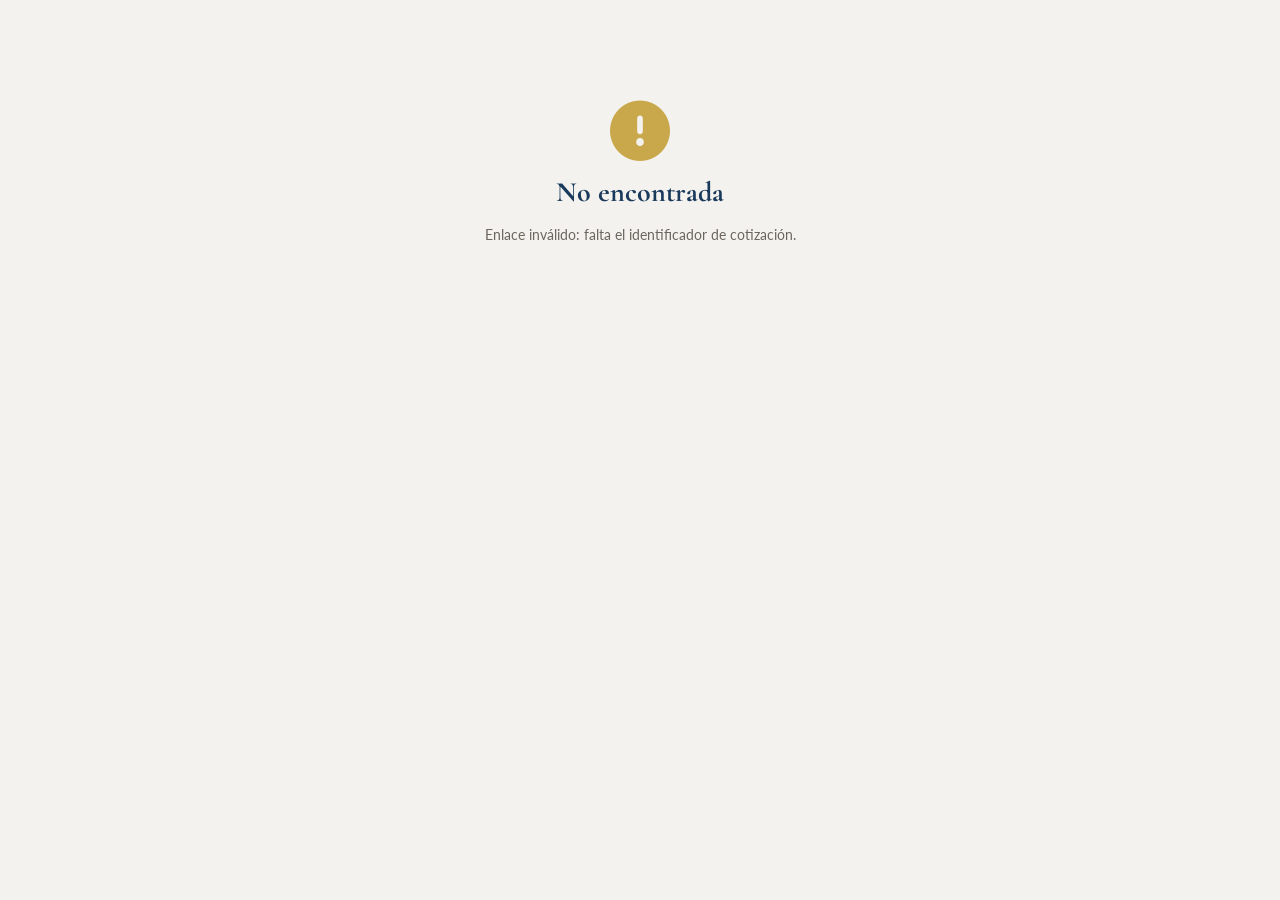
<file: aceptar.html>
<!DOCTYPE html>
<html lang="es">
<head>
  <meta charset="UTF-8">
  <meta name="viewport" content="width=device-width, initial-scale=1.0">
  <title>Confirmar Cotización — CotizaClima</title>
  <meta name="theme-color" content="#1a3a5c">
  <link rel="preconnect" href="https://fonts.googleapis.com">
  <link href="https://fonts.googleapis.com/css2?family=Cormorant+Garamond:wght@400;600;700&family=Lato:wght@300;400;700&family=DM+Mono:wght@400;500&display=swap" rel="stylesheet">
  <link rel="stylesheet" href="https://cdnjs.cloudflare.com/ajax/libs/font-awesome/6.5.1/css/all.min.css">
  <link rel="stylesheet" href="assets/css/aceptar.css?v=2">
</head>
<body>
  <div class="accept-shell">

    <!-- Estado: Cargando -->
    <div id="stateLoading" class="state-block">
      <div class="spinner"></div>
      <p>Cargando cotización…</p>
    </div>

    <!-- Estado: Error -->
    <div id="stateError" class="state-block hidden">
      <div class="state-icon error-icon"><i class="fas fa-circle-exclamation"></i></div>
      <h2>No encontrada</h2>
      <p id="errorMessage">No se pudo cargar la cotización solicitada.</p>
    </div>

    <!-- Estado principal: Vista de cotización (pendiente de respuesta) -->
    <div id="stateQuote" class="quote-view hidden">
      <div class="accept-header">
        <div class="brand-icon"><i class="fas fa-snowflake"></i></div>
        <div class="accept-header-text">
          <div class="accept-brand">CotizaClima</div>
          <div class="accept-quote-num" id="quoteNumber">—</div>
        </div>
      </div>

      <div class="greeting-box">
        <p>Hola <strong id="clientNameGreet">—</strong>,</p>
        <p>A continuación encontrarás el detalle de tu cotización. Si estás de acuerdo con los términos, puedes aceptarla al final de esta página.</p>
      </div>

      <!-- Detalle de cotización (reutilizable) -->
      <div id="quoteDetailBlock"></div>

      <!-- Acciones -->
      <p class="accept-footer-hint">
        Al confirmar, aceptas los términos y valores indicados en esta cotización.
      </p>
      <div class="accept-actions">
        <button class="accept-btn accept-btn--accept" id="btnAccept">
          <i class="fas fa-circle-check"></i> Aceptar cotización
        </button>
        <button class="accept-btn accept-btn--reject" id="btnReject">
          <i class="fas fa-circle-xmark"></i> No acepto
        </button>
      </div>
    </div>

    <!-- Estado: Ya respondida (muestra detalle + banner de respuesta) -->
    <div id="stateAlreadyResponded" class="quote-view hidden">
      <div class="accept-header">
        <div class="brand-icon"><i class="fas fa-snowflake"></i></div>
        <div class="accept-header-text">
          <div class="accept-brand">CotizaClima</div>
          <div class="accept-quote-num" id="alreadyQuoteNum">—</div>
        </div>
      </div>

      <!-- Banner de respuesta registrada -->
      <div id="alreadyResponseBanner" class="response-banner"></div>

      <!-- Detalle de cotización (solo lectura) -->
      <div id="alreadyDetailBlock"></div>

      <div class="accept-footer-company">
        <p>Ante cualquier consulta, comunícate con nosotros.</p>
      </div>
    </div>

    <!-- Estado: Confirmado tras aceptar (detalle + celebración) -->
    <div id="stateConfirmed" class="quote-view hidden">
      <div class="accept-header">
        <div class="brand-icon brand-icon--success"><i class="fas fa-circle-check"></i></div>
        <div class="accept-header-text">
          <div class="accept-brand">CotizaClima</div>
          <div class="accept-quote-num" id="confirmedQuoteNum">—</div>
        </div>
      </div>

      <div class="confirmed-banner confirmed-banner--accepted">
        <div class="confirmed-banner-icon"><i class="fas fa-circle-check"></i></div>
        <div>
          <div class="confirmed-banner-title">¡Cotización aceptada!</div>
          <div class="confirmed-banner-sub" id="confirmedDate">—</div>
        </div>
      </div>

      <div class="greeting-box">
        <p>Hola <strong id="confirmedClientName">—</strong>,</p>
        <p>Hemos registrado tu confirmación. Nos pondremos en contacto contigo a la brevedad para coordinar los próximos pasos.</p>
      </div>

      <div id="confirmedDetailBlock"></div>

      <div class="accept-footer-company">
        <p>Gracias por elegir CotizaClima.</p>
      </div>
    </div>

    <!-- Estado: Rechazado -->
    <div id="stateRejected" class="quote-view hidden">
      <div class="accept-header">
        <div class="brand-icon brand-icon--rejected"><i class="fas fa-circle-xmark"></i></div>
        <div class="accept-header-text">
          <div class="accept-brand">CotizaClima</div>
          <div class="accept-quote-num" id="rejectedQuoteNum">—</div>
        </div>
      </div>

      <div class="confirmed-banner confirmed-banner--rejected">
        <div class="confirmed-banner-icon"><i class="fas fa-circle-xmark"></i></div>
        <div>
          <div class="confirmed-banner-title">Cotización no aceptada</div>
          <div class="confirmed-banner-sub" id="rejectedDate">—</div>
        </div>
      </div>

      <div class="greeting-box">
        <p>Hemos registrado tu respuesta. Si tienes consultas o deseas hacer ajustes a la propuesta, comunícate con nosotros.</p>
      </div>

      <div id="rejectedDetailBlock"></div>

      <div class="accept-footer-company">
        <p>Seguimos disponibles para ayudarte.</p>
      </div>
    </div>

  </div>

  <script src="assets/js/aceptar.js?v=3"></script>
</body>
</html>
</file>
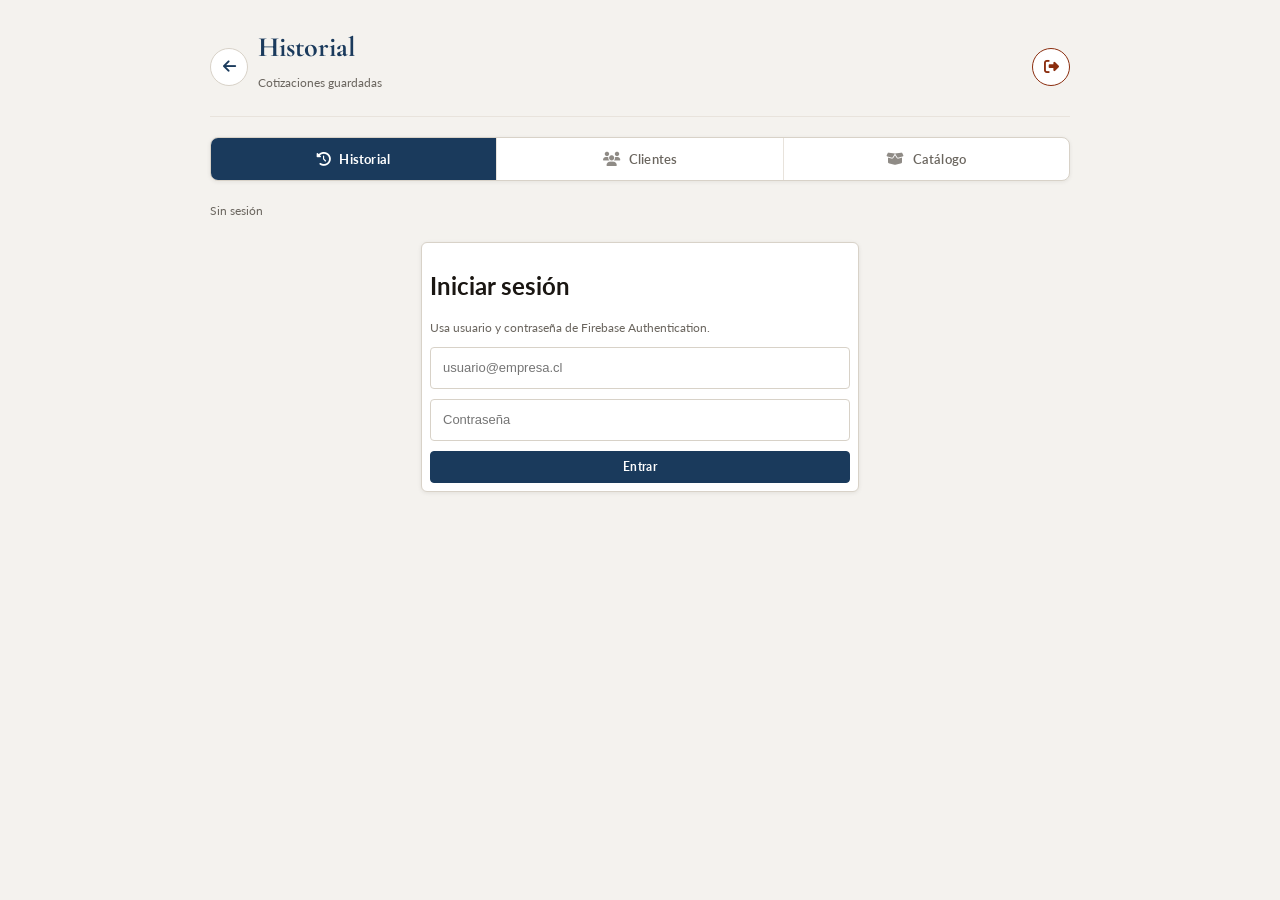
<file: quotes.html>
<!DOCTYPE html>
<html lang="es">
<head>
<meta charset="UTF-8">
<meta name="viewport" content="width=device-width, initial-scale=1.0">
<title>Historial de Cotizaciones</title>
<link rel="manifest" href="manifest.json">
<meta name="theme-color" content="#1a3a5c">
<meta name="apple-mobile-web-app-capable" content="yes">
<meta name="apple-mobile-web-app-status-bar-style" content="black-translucent">
<meta name="apple-mobile-web-app-title" content="CotizaClima">
<link rel="apple-touch-icon" href="assets/icons/icon.svg">
<link rel="preconnect" href="https://fonts.googleapis.com">
<link href="https://fonts.googleapis.com/css2?family=Cormorant+Garamond:wght@400;600;700&family=Lato:wght@300;400;700&family=DM+Mono:wght@400;500&display=swap" rel="stylesheet">
<link rel="stylesheet" href="assets/css/quotes.css?v=3">
<link rel="stylesheet" href="https://cdnjs.cloudflare.com/ajax/libs/font-awesome/6.5.1/css/all.min.css">
</head>
<body class="quotes-page">
  <main class="quotes-shell">
    <div class="quotes-topbar">
      <button id="btnBackApp" class="quotes-nav-back" type="button" title="Volver a la app">
        <i class="fas fa-arrow-left"></i>
      </button>
      <div class="quotes-topbar-center">
        <h1 class="quotes-title">Historial</h1>
        <p class="quotes-sub">Cotizaciones guardadas</p>
      </div>
      <button id="btnLogout" class="quotes-nav-logout" type="button" title="Cerrar sesión">
        <i class="fas fa-right-from-bracket"></i>
      </button>
    </div>

    <!-- TABS DE SECCIÓN -->
    <div class="section-tabs" role="tablist">
      <button class="section-tab active" type="button" role="tab" aria-selected="true" aria-current="page">
        <i class="fas fa-clock-rotate-left"></i> Historial
      </button>
      <button class="section-tab" type="button" role="tab" aria-selected="false" onclick="window.location.href='clients.html'">
        <i class="fas fa-users"></i> Clientes
      </button>
      <button class="section-tab" type="button" role="tab" aria-selected="false" onclick="window.location.href='catalog.html'">
        <i class="fas fa-box-open"></i> Catálogo
      </button>
    </div>

    <p id="sessionInfo" class="quotes-sub">Sin sesión</p>

    <section id="authCard" class="auth-card">
      <h2>Iniciar sesión</h2>
      <p class="quotes-sub">Usa usuario y contraseña de Firebase Authentication.</p>
      <form id="loginForm" class="form-stack">
        <input id="loginEmail" class="quotes-input" type="email" placeholder="usuario@empresa.cl" required>
        <input id="loginPassword" class="quotes-input" type="password" placeholder="Contraseña" required>
        <button class="quotes-btn" type="submit">Entrar</button>
      </form>
    </section>

    <section id="quotesListCard" class="list-card hidden">
      <h2>Cotizaciones guardadas</h2>
      <p class="quotes-sub">Abre una cotización para editarla antes de volver a generar PDF.</p>
      <div id="quoteList" class="quote-list"></div>
    </section>

    <p id="quotesStatus" class="status-line"></p>
  </main>

  <!-- MODAL: DETALLE COTIZACIÓN -->
  <div class="detail-overlay" id="detailModal"></div>

  <!-- MODAL: EDITAR CLIENTE / NOTAS -->
  <div class="detail-overlay" id="partialEditModal">
    <div class="detail-sheet">
      <div class="detail-handle"></div>
      <div class="schedule-title">Editar datos del cliente</div>
      <p class="schedule-hint">Solo puedes editar información del cliente y observaciones en cotizaciones ya aceptadas.</p>
      <div class="partial-edit-fields">
        <div class="partial-edit-group">
          <label class="schedule-label">Nombre</label>
          <input type="text" id="peClientName" class="schedule-input" placeholder="Nombre del cliente">
        </div>
        <div class="partial-edit-group">
          <label class="schedule-label">RUT</label>
          <input type="text" id="peClientRut" class="schedule-input" placeholder="12.345.678-9">
        </div>
        <div class="partial-edit-group">
          <label class="schedule-label">Teléfono</label>
          <input type="tel" id="peClientPhone" class="schedule-input" placeholder="+56 9 XXXX XXXX">
        </div>
        <div class="partial-edit-group">
          <label class="schedule-label">Correo</label>
          <input type="email" id="peClientEmail" class="schedule-input" placeholder="correo@ejemplo.cl">
        </div>
        <div class="partial-edit-group partial-edit-full">
          <label class="schedule-label">Dirección</label>
          <input type="text" id="peClientAddress" class="schedule-input" placeholder="Dirección">
        </div>
        <div class="partial-edit-group">
          <label class="schedule-label">Ciudad</label>
          <input type="text" id="peClientCity" class="schedule-input" placeholder="Ciudad">
        </div>
        <div class="partial-edit-group">
          <label class="schedule-label">Región</label>
          <input type="text" id="peClientRegion" class="schedule-input" placeholder="Región">
        </div>
        <div class="partial-edit-group partial-edit-full">
          <label class="schedule-label">Observaciones generales</label>
          <textarea id="peNotes" class="schedule-input" rows="3" placeholder="Observaciones..."></textarea>
        </div>
      </div>
      <div class="schedule-actions">
        <button class="quotes-btn schedule-confirm-btn" id="btnPartialEditConfirm"><i class="fas fa-floppy-disk"></i> Guardar</button>
        <button class="quotes-btn secondary" id="btnPartialEditCancel">Cancelar</button>
      </div>
    </div>
  </div></div>

  <!-- MODAL: COMPARTIR ENLACE DE ACEPTACIÓN -->
  <div class="share-overlay" id="shareModal" style="display:none">
    <div class="share-sheet">
      <div class="share-handle"></div>
      <div class="share-title"><i class="fas fa-share-nodes"></i> Compartir cotización</div>
      <p class="share-hint">Envía este enlace al cliente para que pueda revisar y aceptar la cotización digitalmente.</p>

      <div class="share-section">
        <div class="share-section-label">Mensaje sugerido</div>
        <div class="share-message-box">
          <pre id="shareMessagePreview" class="share-message-text"></pre>
        </div>
        <div class="share-copy-row">
          <button class="quotes-btn secondary" id="btnCopyMessage"><i class="fas fa-copy"></i> Copiar mensaje</button>
        </div>
      </div>

      <div class="share-section">
        <div class="share-section-label">Enlace de aceptación</div>
        <div class="share-link-box">
          <span id="shareLinkValue" class="share-link-text">—</span>
        </div>
        <div class="share-copy-row">
          <button class="quotes-btn secondary" id="btnCopyLink"><i class="fas fa-copy"></i> Copiar enlace</button>
        </div>
      </div>

      <div class="share-channels">
        <a class="share-channel-btn share-channel-whatsapp" id="btnShareWhatsapp" href="#" target="_blank" rel="noopener noreferrer">
          <i class="fab fa-whatsapp"></i> WhatsApp
        </a>
        <a class="share-channel-btn share-channel-email" id="btnShareEmail" href="#" target="_blank" rel="noopener noreferrer">
          <i class="fas fa-envelope"></i> Email
        </a>
      </div>

      <div id="shareResponseSection" class="share-response-section" style="display:none">
        <div class="share-section-label">Respuesta del cliente</div>
        <div id="shareResponseContent" class="share-response-content"></div>
      </div>

      <div class="share-modal-footer">
        <button class="quotes-btn secondary" id="btnCheckResponse"><i class="fas fa-rotate"></i> Verificar respuesta</button>
        <button class="quotes-btn secondary" id="btnShareClose">Cerrar</button>
      </div>
    </div>
  </div>

  <!-- MODAL: PROGRAMAR FECHA -->
  <div class="schedule-overlay" id="scheduleModal">
    <div class="schedule-sheet">
      <div class="schedule-handle"></div>
      <div class="schedule-title" id="scheduleModalTitle">Programar fecha</div>
      <p class="schedule-hint" id="scheduleModalHint"></p>
      <div class="schedule-fields">
        <div class="schedule-field-group">
          <label class="schedule-label"><i class="fas fa-calendar"></i> Fecha</label>
          <input type="date" id="scheduleModalDatePart" class="schedule-input">
        </div>
        <div class="schedule-field-group" id="scheduleTimeGroup">
          <label class="schedule-label"><i class="fas fa-clock"></i> Hora</label>
          <input type="time" id="scheduleModalTimePart" class="schedule-input" value="09:00">
        </div>
      </div>
      <div class="schedule-actions">
        <button class="quotes-btn schedule-confirm-btn" id="btnScheduleConfirm"><i class="fas fa-calendar-check"></i> Confirmar</button>
        <button class="quotes-btn secondary" id="btnScheduleCancel">Cancelar</button>
      </div>
    </div>
  </div>

  <script src="assets/js/firebase-auth.js?v=3"></script>
  <script src="assets/js/quotes-repo.js?v=2"></script>
  <script src="assets/js/quotes.js?v=4"></script>
</body>
</html>
</file>
<file: assets/css/aceptar.css>
/* ─── Base ──────────────────────────────────────────────── */
*, *::before, *::after { box-sizing: border-box; }

body {
  margin: 0;
  background: #f4f2ee;
  font-family: 'Lato', sans-serif;
  color: #1a1612;
  min-height: 100dvh;
}

.accept-shell {
  max-width: 520px;
  margin: 0 auto;
  padding: 28px 16px 72px;
}

/* ─── State blocks (loading / error / feedback) ─────────── */
.state-block {
  display: flex;
  flex-direction: column;
  align-items: center;
  text-align: center;
  gap: 14px;
  padding: 72px 20px;
}
.state-block.hidden { display: none; }
.state-block h2 {
  font-family: 'Cormorant Garamond', serif;
  font-size: 28px;
  color: #1a3a5c;
  margin: 0;
}
.state-block p {
  font-size: 14px;
  color: #6a655e;
  line-height: 1.65;
  max-width: 320px;
  margin: 0;
}

.state-icon { font-size: 60px; line-height: 1; }
.state-icon.accepted-icon { color: #2e7d32; }
.state-icon.rejected-icon { color: #8b2e0f; }
.state-icon.error-icon    { color: #c9a84c; }

/* ─── Spinner ───────────────────────────────────────────── */
.spinner {
  width: 42px; height: 42px;
  border: 3px solid #d8d2c8;
  border-top-color: #1a3a5c;
  border-radius: 50%;
  animation: spin 0.75s linear infinite;
}
@keyframes spin { to { transform: rotate(360deg); } }

/* ─── Quote view ────────────────────────────────────────── */
.quote-view {
  display: flex;
  flex-direction: column;
  gap: 14px;
}
.quote-view.hidden { display: none; }

/* Header */
.accept-header {
  display: flex;
  align-items: center;
  gap: 14px;
  padding-bottom: 18px;
  border-bottom: 1px solid #e8e3dc;
}
.brand-icon {
  width: 50px; height: 50px;
  background: #1a3a5c;
  color: #fff;
  border-radius: 12px;
  display: flex;
  align-items: center;
  justify-content: center;
  font-size: 22px;
  flex-shrink: 0;
}
.accept-brand {
  font-family: 'Cormorant Garamond', serif;
  font-size: 22px;
  font-weight: 700;
  color: #1a3a5c;
}
.accept-quote-num {
  font-family: 'DM Mono', monospace;
  font-size: 12px;
  color: #6a655e;
  margin-top: 3px;
}

/* Greeting */
.greeting-box {
  background: #fff;
  border: 1px solid #e8e3dc;
  border-radius: 8px;
  padding: 16px 18px;
  font-size: 14px;
  line-height: 1.7;
  color: #1a1612;
}
.greeting-box p { margin: 0 0 4px; }
.greeting-box p:last-child { margin-bottom: 0; }

/* Cards */
.accept-card {
  background: #fff;
  border: 1px solid #e8e3dc;
  border-radius: 8px;
  padding: 14px 16px;
}
.accept-card-title {
  font-size: 10px;
  font-weight: 700;
  letter-spacing: 0.8px;
  text-transform: uppercase;
  color: #4a4540;
  margin-bottom: 10px;
  display: flex;
  align-items: center;
  gap: 6px;
}

.accept-kv {
  display: flex;
  justify-content: space-between;
  align-items: baseline;
  gap: 10px;
  font-size: 13px;
  padding: 5px 0;
  border-bottom: 1px solid #f4f2ee;
}
.accept-kv:last-child { border-bottom: none; }
.accept-kv b { color: #6a655e; font-weight: 600; flex-shrink: 0; min-width: 70px; }
.accept-kv span { color: #1a1612; text-align: right; }

.accept-row {
  display: flex;
  justify-content: space-between;
  align-items: center;
  font-size: 13px;
  padding: 6px 0;
  border-bottom: 1px solid #f4f2ee;
  gap: 10px;
}
.accept-row:last-child { border-bottom: none; }
.accept-row span:first-child { color: #1a1612; flex: 1; }
.accept-row span:last-child  { color: #4a4540; font-weight: 600; flex-shrink: 0; }

.accept-row-simple {
  font-size: 13px;
  padding: 6px 0;
  border-bottom: 1px solid #f4f2ee;
  color: #1a1612;
}
.accept-row-simple:last-child { border-bottom: none; }

.notes-text {
  font-size: 13px;
  color: #4a4540;
  line-height: 1.55;
  margin: 0;
}

/* Total banner */
.accept-total-banner {
  background: #1a3a5c;
  color: #fff;
  border-radius: 10px;
  padding: 22px 20px;
  text-align: center;
}
.total-label {
  font-size: 10px;
  font-weight: 700;
  letter-spacing: 0.9px;
  text-transform: uppercase;
  opacity: 0.65;
  margin-bottom: 6px;
}
.total-amount {
  font-family: 'DM Mono', monospace;
  font-size: 38px;
  font-weight: 700;
  letter-spacing: 0.5px;
  margin-bottom: 6px;
}
.total-note {
  font-size: 10px;
  opacity: 0.55;
  line-height: 1.4;
}

/* Footer hint */
.accept-footer-hint {
  font-size: 11px;
  color: #6a655e;
  text-align: center;
  line-height: 1.55;
  padding: 0 6px;
}

/* Action buttons */
.accept-actions {
  display: flex;
  flex-direction: column;
  gap: 10px;
  margin-top: 4px;
}
.accept-btn {
  width: 100%;
  padding: 16px;
  border: none;
  border-radius: 8px;
  font-size: 15px;
  font-weight: 700;
  cursor: pointer;
  display: flex;
  align-items: center;
  justify-content: center;
  gap: 9px;
  transition: background 0.15s, transform 0.1s;
  font-family: 'Lato', sans-serif;
  letter-spacing: 0.3px;
}
.accept-btn:active { transform: scale(0.98); }
.accept-btn:disabled { opacity: 0.5; pointer-events: none; }

.accept-btn--accept {
  background: #2e7d32;
  color: #fff;
}
.accept-btn--accept:hover { background: #1b5e20; }

.accept-btn--reject {
  background: #fff;
  color: #8b2e0f;
  border: 1.5px solid #8b2e0f;
}
.accept-btn--reject:hover { background: #fdf0ec; }

/* ─── Banner de respuesta (ya respondida / confirmación) ── */
.response-banner {
  margin-bottom: 14px;
}

.confirmed-banner {
  display: flex;
  align-items: flex-start;
  gap: 14px;
  padding: 16px 18px;
  border-radius: 10px;
  margin-bottom: 14px;
}
.confirmed-banner--accepted {
  background: #e8f5e9;
  border: 1.5px solid #a5d6a7;
  color: #1b5e20;
}
.confirmed-banner--rejected {
  background: #fdecea;
  border: 1.5px solid #e57373;
  color: #8b2e0f;
}
.confirmed-banner-icon {
  font-size: 28px;
  line-height: 1;
  flex-shrink: 0;
  margin-top: 2px;
}
.confirmed-banner-title {
  font-family: 'Cormorant Garamond', serif;
  font-size: 20px;
  font-weight: 700;
  line-height: 1.2;
  margin-bottom: 4px;
}
.confirmed-banner-sub {
  font-size: 12px;
  opacity: 0.75;
  line-height: 1.4;
}

/* ─── Variantes del brand-icon en header ────────────────── */
.brand-icon--success {
  background: #2e7d32;
}
.brand-icon--rejected {
  background: #8b2e0f;
}

/* ─── Fila de precio con descuento ─────────────────────── */
.accept-row.discount-row span { color: #8b2e0f; }
.accept-row.total-row {
  font-weight: 700;
  font-size: 15px;
  border-bottom: none;
  border-top: 2px solid #1a3a5c;
  margin-top: 4px;
  padding-top: 10px;
  color: #1a3a5c;
}

/* ─── Footer de empresa ─────────────────────────────────── */
.accept-footer-company {
  margin-top: 24px;
  text-align: center;
  font-size: 12px;
  color: #6a655e;
  padding: 16px 0 0;
  border-top: 1px solid #e8e3dc;
}
.accept-footer-company p { margin: 0; }
</file>
<file: assets/css/quotes.css>
body.quotes-page {
  background: #f4f2ee;
  font-family: 'Lato', sans-serif;
  color: #1a1612;
}

.quotes-shell {
  max-width: 860px;
  margin: 0 auto;
  padding: 24px 16px 90px;
}

.quotes-topbar {
  display: flex;
  align-items: center;
  gap: 10px;
  margin-bottom: 20px;
  padding-bottom: 14px;
  border-bottom: 1px solid #e8e3dc;
}

.quotes-nav-back {
  flex-shrink: 0;
  width: 38px;
  height: 38px;
  border-radius: 50%;
  border: 1.5px solid #d8d2c8;
  background: #fff;
  color: #1a3a5c;
  font-size: 15px;
  cursor: pointer;
  display: flex;
  align-items: center;
  justify-content: center;
  transition: background 0.15s, border-color 0.15s;
}
.quotes-nav-back:hover {
  background: #f0ede8;
  border-color: #1a3a5c;
}

.quotes-topbar-center {
  flex: 1;
  min-width: 0;
}

.quotes-nav-action {
  flex-shrink: 0;
  width: 38px;
  height: 38px;
  border-radius: 50%;
  border: 1.5px solid #d8d2c8;
  background: #fff;
  color: #1a3a5c;
  font-size: 15px;
  cursor: pointer;
  display: flex;
  align-items: center;
  justify-content: center;
  transition: background 0.15s, border-color 0.15s;
}
.quotes-nav-action:hover {
  background: #f0ede8;
  border-color: #1a3a5c;
}

.quotes-nav-logout {
  flex-shrink: 0;
  width: 38px;
  height: 38px;
  border-radius: 50%;
  border: 1.5px solid #8b2e0f;
  background: #fff;
  color: #8b2e0f;
  font-size: 15px;
  cursor: pointer;
  display: flex;
  align-items: center;
  justify-content: center;
  transition: background 0.15s;
}
.quotes-nav-logout:hover {
  background: #fdf0ec;
}

.quotes-title {
  font-family: 'Cormorant Garamond', serif;
  font-size: 28px;
  color: #1a3a5c;
  line-height: 1.1;
  margin: 0;
}

.quotes-sub {
  font-size: 12px;
  color: #6a655e;
}

.auth-card,
.list-card {
  background: #fff;
  border: 1px solid #d8d2c8;
  border-radius: 6px;
  box-shadow: 0 1px 4px rgba(26, 22, 18, 0.08);
  padding: 8px;
}

.auth-card {
  max-width: 420px;
  margin: 24px auto;
}

.form-stack {
  display: flex;
  flex-direction: column;
  gap: 10px;
  margin-top: 12px;
}

.quotes-input {
  border: 1px solid #d8d2c8;
  border-radius: 4px;
  height: 40px;
  padding: 0 12px;
  font-size: 13px;
}

.quotes-btn {
  display: inline-flex;
  align-items: center;
  justify-content: center;
  box-sizing: border-box;
  border: 1px solid #1a3a5c;
  background: #1a3a5c;
  color: #fff;
  border-radius: 4px;
  padding: 9px 12px;
  font-size: 12px;
  font-weight: 700;
  letter-spacing: 0.4px;
  line-height: 1;
  cursor: pointer;
  text-decoration: none;
  vertical-align: middle;
  font-family: 'Lato', sans-serif;
  white-space: nowrap;
}

.quotes-btn.secondary {
  background: #fff;
  color: #1a3a5c;
}

.quotes-btn.danger {
  border-color: #8b2e0f;
  background: #8b2e0f;
  color: #fff;
}

.status-line {
  margin-top: 10px;
  font-size: 12px;
  color: #6a655e;
}

.quote-list {
  display: grid;
  gap: 10px;
  margin-top: 12px;
}

.quote-item {
  border: 1px solid #d8d2c8;
  border-radius: 4px;
  background: #faf9f6;
  padding: 12px;
  border-left: 4px solid #d8d2c8;
}

/* Borde izquierdo por estado */
.status-border-draft     { border-left-color: #aaa49e; }
.status-border-issued    { border-left-color: #4f6684; }
.status-border-accepted  { border-left-color: #2e7d32; }
.status-border-scheduled { border-left-color: #1565c0; }
.status-border-completed { border-left-color: #c9a84c; }
.status-border-warranty  { border-left-color: #6a1b9a; }

/* Badges de estado */
.status-badge {
  display: inline-flex;
  align-items: center;
  gap: 5px;
  font-size: 10px;
  font-weight: 700;
  letter-spacing: 0.3px;
  padding: 3px 8px;
  border-radius: 20px;
  white-space: nowrap;
}
.status-draft     { background: #f0ede8; color: #6a655e; border: 1px solid #d8d2c8; }
.status-issued    { background: #e8edf3; color: #1a3a5c; border: 1px solid #b0bed0; }
.status-accepted  { background: #e8f5e9; color: #1b5e20; border: 1px solid #a5d6a7; }
.status-scheduled { background: #e3f2fd; color: #0d47a1; border: 1px solid #90caf9; }
.status-completed { background: #fdf8e1; color: #795548; border: 1px solid #c9a84c; }
.status-warranty  { background: #f3e5f5; color: #4a148c; border: 1px solid #ce93d8; }

/* Líneas de fecha programada */
.quote-scheduled-line {
  font-size: 11px;
  color: #4a4540;
  margin-top: 5px;
  display: flex;
  align-items: center;
  gap: 6px;
}
.quote-scheduled-line i { opacity: 0.6; }
.quote-scheduled-line.expired { color: #8b2e0f; }

/* Botón de avance de estado */
.action-btn {
  background: #1a3a5c;
  color: #fff;
  font-size: 11px;
  padding: 7px 10px;
}
.action-btn:hover { background: #0d2440; }
.quotes-btn.secondary.action-btn { background: #fff; color: #1a3a5c; }
.quotes-btn.secondary.action-btn:hover { background: #e8edf3; }

/* ── Modal de detalle ──────────────────────────────────── */
.detail-overlay {
  display: none;
  position: fixed;
  inset: 0;
  background: rgba(26,22,18,0.6);
  z-index: 300;
  align-items: flex-end;
  justify-content: center;
  overflow-y: auto;
}
.detail-overlay.open { display: flex; }
.detail-sheet {
  background: #fff;
  border-radius: 16px 16px 0 0;
  border-top: 3px solid #c9a84c;
  width: 100%;
  max-width: 860px;
  max-height: 92vh;
  overflow-y: auto;
  padding: 20px 20px calc(env(safe-area-inset-bottom, 0px) + 32px);
  animation: slideUp 0.28s cubic-bezier(0.34,1.56,0.64,1);
  box-shadow: 0 -8px 30px rgba(26,22,18,0.15);
}
.detail-handle {
  width: 40px; height: 3px;
  background: #d8d2c8;
  border-radius: 2px;
  margin: 0 auto 16px;
}
.detail-header {
  display: flex;
  justify-content: space-between;
  align-items: flex-start;
  margin-bottom: 12px;
  gap: 10px;
}
.detail-quote-num {
  font-family: 'DM Mono', monospace;
  font-size: 15px;
  font-weight: 600;
  color: #1a3a5c;
}
.detail-date {
  font-size: 11px;
  color: #6a655e;
  margin-top: 2px;
}
.detail-total-banner {
  font-family: 'DM Mono' serif;
  font-size: 32px;
  font-weight: 700;
  color: #1a3a5c;
  text-align: center;
  margin: 10px 0 20px;
  padding: 12px;
  background: #f4f2ee;
  border-radius: 8px;
  letter-spacing: 0.5px;
}
.detail-section {
  border-top: 1px solid #e8e3dc;
  padding-top: 14px;
  margin-top: 14px;
}
.detail-section-title {
  font-size: 11px;
  font-weight: 700;
  text-transform: uppercase;
  letter-spacing: 0.8px;
  color: #4a4540;
  margin-bottom: 10px;
  display: flex;
  align-items: center;
  gap: 6px;
}
.detail-kv {
  display: flex;
  justify-content: space-between;
  align-items: baseline;
  gap: 10px;
  font-size: 13px;
  padding: 4px 0;
  border-bottom: 1px solid #f0ede8;
}
.detail-kv b {
  color: #6a655e;
  font-weight: 600;
  flex-shrink: 0;
  min-width: 80px;
}
.detail-kv span {
  color: #1a1612;
  text-align: right;
}
.detail-row {
  display: flex;
  justify-content: space-between;
  font-size: 13px;
  padding: 5px 0;
  border-bottom: 1px solid #f0ede8;
  color: #1a1612;
}
.detail-row.discount span { color: #8b2e0f; }
.detail-row.total-row {
  font-weight: 700;
  font-size: 14px;
  border-bottom: none;
  margin-top: 4px;
  padding-top: 8px;
  border-top: 2px solid #1a3a5c;
  color: #1a3a5c;
}
.detail-link {
  color: #1a3a5c;
  text-decoration: none;
  font-size: 12px;
}
.detail-link:hover { text-decoration: underline; }
.detail-actions {
  display: grid;
  grid-template-columns: 1fr 1fr;
  gap: 10px;
  margin-top: 24px;
}

/* Modal programar fecha */
.schedule-overlay {
  display: none;
  position: fixed;
  inset: 0;
  background: rgba(26,22,18,0.6);
  z-index: 300;
  align-items: flex-end;
  justify-content: center;
}
.schedule-overlay.open { display: flex; }
.schedule-sheet {
  background: #fff;
  border-radius: 16px 16px 0 0;
  border-top: 3px solid #c9a84c;
  width: 100%;
  max-width: 860px;
  max-height: 90vh;
  overflow-y: auto;
  padding: 20px 20px calc(env(safe-area-inset-bottom, 0px) + 32px);
  animation: slideUp 0.28s cubic-bezier(0.34,1.56,0.64,1);
  box-shadow: 0 -8px 30px rgba(26,22,18,0.15);
}
@keyframes slideUp { from { transform: translateY(100%); } to { transform: translateY(0); } }
.schedule-handle {
  width: 40px; height: 3px;
  background: #d8d2c8;
  border-radius: 2px;
  margin: 0 auto 16px;
}
.schedule-title {
  font-family: 'Cormorant Garamond', serif;
  font-size: 20px;
  font-weight: 600;
  color: #1a3a5c;
  margin-bottom: 6px;
}
.schedule-hint {
  font-size: 12px;
  color: #6a655e;
  margin-bottom: 20px;
  line-height: 1.5;
}
.schedule-fields {
  display: grid;
  grid-template-columns: 1fr 1fr;
  gap: 12px;
  margin-bottom: 22px;
}
.schedule-field-group {
  display: flex;
  flex-direction: column;
  gap: 6px;
}
.schedule-label {
  font-size: 11px;
  font-weight: 700;
  color: #4a4540;
  display: flex;
  align-items: center;
  gap: 5px;
  text-transform: uppercase;
  letter-spacing: 0.4px;
}
.schedule-input {
  width: 100%;
  box-sizing: border-box;
  border: 1.5px solid #d8d2c8;
  border-radius: 6px;
  padding: 12px 10px;
  font-size: 16px;
  font-family: 'Lato', sans-serif;
  color: #1a1612;
  background: #faf9f6;
  outline: none;
  -webkit-appearance: none;
  appearance: none;
  min-height: 50px;
}
.schedule-input:focus { border-color: #1a3a5c; background: #fff; }
.schedule-actions {
  display: grid;
  grid-template-columns: 1fr 1fr;
  gap: 10px;
}
.schedule-confirm-btn {
  font-size: 13px;
}

.quote-head {
  display: flex;
  justify-content: space-between;
  align-items: flex-start;
  gap: 10px;
  flex-wrap: nowrap;
}

.quote-head-left {
  min-width: 0;
  flex: 1 1 0;
  overflow: hidden;
}

.quote-head-right {
  flex-shrink: 0;
  display: flex;
  flex-direction: column;
  align-items: flex-end;
  gap: 4px;
}

.quote-num {
  font-family: 'DM Mono', monospace;
  font-size: 12px;
  color: #1a3a5c;
  font-weight: 700;
  white-space: nowrap;
  overflow: hidden;
  text-overflow: ellipsis;
}

.quote-meta {
  font-size: 11px;
  color: #6a655e;
  white-space: nowrap;
  overflow: hidden;
  text-overflow: ellipsis;
}

.quote-client {
  margin-top: 6px;
  font-size: 13px;
  white-space: nowrap;
  overflow: hidden;
  text-overflow: ellipsis;
}

.quote-total {
  font-family: 'DM Mono', monospace;
  color: #1a3a5c;
  font-size: 13px;
  font-weight: 700;
  white-space: nowrap;
}

.quote-actions {
  display: flex;
  gap: 6px;
  flex-wrap: wrap;
  margin-top: 10px;
}

/* Fila de avance de estado */
.quote-advance-row {
  margin-top: 10px;
}
.quote-advance-row .action-btn {
  width: 100%;
  justify-content: center;
  padding: 10px 14px;
  font-size: 12px;
  border-radius: 6px;
  display: flex;
  align-items: center;
  gap: 7px;
}

/* Fila de iconos secundarios */
.quote-actions-row {
  display: flex;
  justify-content: space-between;
  align-items: flex-start;
  margin-top: 8px;
  gap: 6px;
  flex-wrap: wrap;
}
.quote-actions-group {
  display: flex;
  gap: 4px;
  align-items: center;
  flex-wrap: wrap;
  flex: 1 1 auto;
  min-width: 0;
}

/* En móvil el botón eliminar queda alineado arriba a la derecha
   cuando el grupo de iconos ocupa toda la fila */
@media (max-width: 420px) {
  .quote-actions-row > .quotes-btn.danger {
    flex-shrink: 0;
    align-self: flex-start;
  }
  .icon-btn {
    padding: 8px 10px;
    min-width: 34px;
    min-height: 34px;
  }
}

.hidden {
  display: none !important;
}

/* ======================================================
   CLIENTS PAGE
   ====================================================== */

.clients-search-bar {
  margin: 16px 0 0;
}

.clients-search-input {
  width: 100%;
  max-width: 420px;
  box-sizing: border-box;
}

.client-list {
  display: grid;
  gap: 10px;
}

.client-card {
  border: 1px solid #d8d2c8;
  border-radius: 6px;
  background: #faf9f6;
  overflow: hidden;
  border-left: 4px solid #d8d2c8;
  transition: border-left-color 0.2s;
}

/* Alertas de garantía */
.client-card-warranty-expired { border-left-color: #c62828; background: #fff8f8; }
.client-card-warranty-soon    { border-left-color: #e65100; background: #fffaf5; }
.client-card-warranty-active  { border-left-color: #1565c0; background: #f5f9ff; }

.client-name-row {
  display: flex;
  align-items: center;
  gap: 8px;
  flex-wrap: wrap;
}

.warranty-badge {
  display: inline-flex;
  align-items: center;
  gap: 4px;
  font-size: 10px;
  font-weight: 700;
  padding: 2px 7px;
  border-radius: 20px;
  white-space: nowrap;
}
.warranty-badge-expired { background: #fdecea; color: #c62828; border: 1px solid #ef9a9a; }
.warranty-badge-soon    { background: #fff3e0; color: #e65100; border: 1px solid #ffcc80; }
.warranty-badge-active  { background: #e3f2fd; color: #1565c0; border: 1px solid #90caf9; }

.client-card-header {
  padding: 12px 12px 10px;
}

.client-card-top {
  margin-bottom: 2px;
}

.client-card-name {
  font-size: 15px;
  font-weight: 700;
  color: #1a1612;
  white-space: nowrap;
  overflow: hidden;
  text-overflow: ellipsis;
  max-width: 220px;
}

.client-card-rut {
  font-family: 'DM Mono', monospace;
  font-size: 11px;
  color: #6a655e;
  margin-top: 2px;
}

.client-card-details {
  margin-top: 4px;
  display: flex;
  flex-wrap: wrap;
  gap: 6px;
}

.client-detail-item {
  font-size: 11px;
  color: #6a655e;
}

/* Fila inferior de la card del cliente */
.client-card-footer {
  display: flex;
  justify-content: space-between;
  align-items: center;
  margin-top: 10px;
  gap: 8px;
}

.client-card-actions {
  display: flex;
  gap: 4px;
  align-items: center;
  flex-wrap: nowrap;
}

.client-toggle-btn {
  flex-shrink: 0;
  display: inline-flex;
  align-items: center;
  gap: 6px;
  padding: 6px 10px;
  border: 1px solid #1a3a5c;
  border-radius: 4px;
  background: #fff;
  color: #1a3a5c;
  cursor: pointer;
  font-size: 11px;
  font-weight: 700;
  white-space: nowrap;
  transition: background 0.15s;
}

.client-toggle-btn:hover {
  background: #eef2f7;
}

.client-toggle-btn[aria-expanded="true"] .client-toggle-icon {
  transform: rotate(180deg);
}

.client-quote-count {
  font-size: 11px;
}

.client-toggle-icon {
  font-size: 9px;
  opacity: 0.7;
  transition: transform 0.2s;
}

.client-quotes-list {
  border-top: 1px solid #e8e4de;
  background: #f4f2ee;
  overflow: hidden;
  box-sizing: border-box;
}

/* Quote items dentro del acordeón de clientes */
.client-quotes-list .quote-list {
  margin-top: 0;
  box-sizing: border-box;
}

.client-quotes-list .quote-item {
  /* Eliminar el borde-left de estado: el card padre ya lo muestra */
  border-left: 1px solid #d8d2c8;
  box-sizing: border-box;
}

/* Status override: mostrar solo el badge, no el borde duplicado */
.client-quotes-list .status-border-draft,
.client-quotes-list .status-border-issued,
.client-quotes-list .status-border-accepted,
.client-quotes-list .status-border-scheduled,
.client-quotes-list .status-border-completed,
.client-quotes-list .status-border-warranty {
  border-left-color: #d8d2c8;
}

/* Evitar desbordamiento horizontal de botones de acción */
.client-quotes-list .quote-actions-row {
  flex-wrap: wrap;
  row-gap: 6px;
}

.client-quotes-list .quote-actions-group {
  flex-wrap: wrap;
  min-width: 0;
}

.client-quotes-list .quote-advance-row .action-btn {
  font-size: 11px;
  padding: 8px 10px;
}

/* Botones deshabilitados */
.quotes-btn:disabled,
.quotes-btn[disabled] {
  opacity: 0.35;
  cursor: not-allowed;
  pointer-events: none;
}

/* Modal edición parcial */
.partial-edit-fields {
  display: grid;
  grid-template-columns: 1fr 1fr;
  gap: 12px;
  margin-bottom: 22px;
}
.partial-edit-group {
  display: flex;
  flex-direction: column;
  gap: 6px;
}
.partial-edit-full {
  grid-column: 1 / -1;
}
.partial-edit-fields textarea.schedule-input {
  resize: vertical;
  min-height: 70px;
  padding-top: 10px;
}

/* Icon-only buttons */
.icon-btn {
  padding: 7px 9px;
  display: inline-flex;
  align-items: center;
  justify-content: center;
  text-decoration: none;
  font-size: 13px;
  min-width: 34px;
  min-height: 34px;
  flex-shrink: 0;
}

/* ── Tab bar de secciones ──────────────────────────────── */
.section-tabs {
  display: flex;
  background: #fff;
  border: 1px solid #d8d2c8;
  border-radius: 8px;
  overflow: hidden;
  margin-bottom: 22px;
  box-shadow: 0 1px 4px rgba(26, 22, 18, 0.07);
}

.section-tab {
  flex: 1;
  padding: 13px 12px;
  background: none;
  border: none;
  border-right: 1px solid #e8e3dc;
  cursor: pointer;
  font-family: 'Lato', sans-serif;
  font-size: 13px;
  font-weight: 600;
  color: #6a655e;
  letter-spacing: 0.2px;
  display: flex;
  align-items: center;
  justify-content: center;
  gap: 8px;
  transition: background 0.15s, color 0.15s;
  white-space: nowrap;
}

.section-tab:last-child {
  border-right: none;
}

.section-tab i {
  font-size: 14px;
  opacity: 0.75;
}

.section-tab:hover {
  background: #f4f2ee;
  color: #1a3a5c;
}

.section-tab.active {
  background: #1a3a5c;
  color: #fff;
  font-weight: 700;
}

.section-tab.active i {
  opacity: 1;
}

.section-tab.active:hover {
  background: #142e4a;
}

/* ── Badge de respuesta de aceptación en la card ─────── */
.quote-response-row {
  margin-top: 7px;
}
.acceptance-badge {
  display: inline-flex;
  align-items: center;
  gap: 5px;
  font-size: 10px;
  font-weight: 700;
  padding: 3px 8px;
  border-radius: 20px;
  letter-spacing: 0.2px;
}
.acceptance-badge--accepted {
  background: #e8f5e9;
  color: #1b5e20;
  border: 1px solid #a5d6a7;
}
.acceptance-badge--rejected {
  background: #fdecea;
  color: #8b2e0f;
  border: 1px solid #e57373;
}

/* Botón share con link ya generado */
.share-link-ready {
  border-color: #1a3a5c;
  color: #1a3a5c;
}

/* ── Modal de compartir enlace de aceptación ─────────── */
.share-overlay {
  display: none;
  position: fixed;
  inset: 0;
  background: rgba(26,22,18,0.6);
  z-index: 310;
  align-items: flex-end;
  justify-content: center;
  /* Sin overflow-y aquí: solo el sheet interior debe scrollear */
}
.share-overlay.open { display: flex !important; }

.share-sheet {
  background: #fff;
  border-radius: 16px 16px 0 0;
  border-top: 3px solid #1a3a5c;
  width: 100%;
  max-width: 860px;
  max-height: 92dvh;         /* dvh = viewport real en móvil (excluye barras del navegador) */
  overflow-y: auto;
  -webkit-overflow-scrolling: touch;
  padding: 20px 20px calc(env(safe-area-inset-bottom, 0px) + 28px);
  animation: slideUp 0.28s cubic-bezier(0.34,1.56,0.64,1);
  box-shadow: 0 -8px 30px rgba(26,22,18,0.15);
  box-sizing: border-box;
}

.share-handle {
  width: 40px; height: 3px;
  background: #d8d2c8;
  border-radius: 2px;
  margin: 0 auto 16px;
}

.share-title {
  font-family: 'Cormorant Garamond', serif;
  font-size: 20px;
  font-weight: 600;
  color: #1a3a5c;
  margin: 0 0 6px;
  display: flex;
  align-items: center;
  gap: 8px;
}

.share-hint {
  font-size: 12px;
  color: #6a655e;
  line-height: 1.55;
  margin: 0 0 18px;   /* reset del margen por defecto del <p> en navegadores */
}

.share-section {
  margin-bottom: 16px;
}

.share-section-label {
  font-size: 10px;
  font-weight: 700;
  letter-spacing: 0.7px;
  text-transform: uppercase;
  color: #4a4540;
  margin: 0 0 7px;
}

.share-message-box {
  background: #f4f2ee;
  border: 1px solid #d8d2c8;
  border-radius: 6px;
  padding: 12px 14px;
  margin-bottom: 7px;
}

.share-message-text {
  font-family: 'Lato', sans-serif;
  font-size: 13px;
  color: #1a1612;
  line-height: 1.65;
  margin: 0;
  white-space: pre-wrap;
  word-break: break-word;
  overflow-wrap: break-word;
}

.share-link-box {
  background: #f4f2ee;
  border: 1px solid #d8d2c8;
  border-radius: 6px;
  padding: 10px 14px;
  margin-bottom: 7px;
  word-break: break-all;
  overflow-wrap: break-word;
}

.share-link-text {
  font-family: 'DM Mono', monospace;
  font-size: 12px;
  color: #1a3a5c;
}

.share-copy-row {
  display: flex;
  gap: 6px;
}
.share-copy-row .quotes-btn {
  font-family: 'Lato', sans-serif;
  font-size: 12px;
}

.share-channels {
  display: grid;
  grid-template-columns: 1fr 1fr;
  gap: 10px;
  margin: 18px 0 16px;
}

.share-channel-btn {
  display: flex;
  align-items: center;
  justify-content: center;
  gap: 8px;
  padding: 14px 12px;
  border-radius: 8px;
  font-family: 'Lato', sans-serif;
  font-size: 14px;
  font-weight: 700;
  text-decoration: none;
  letter-spacing: 0.3px;
  transition: opacity 0.15s;
  -webkit-tap-highlight-color: transparent;
  color: #fff;             /* garantiza color aunque falten fuentes */
}
.share-channel-btn:hover,
.share-channel-btn:active { opacity: 0.82; }

.share-channel-whatsapp { background: #25D366; }
.share-channel-email    { background: #1a3a5c; }

/* Sección de respuesta del cliente */
.share-response-section { margin-bottom: 14px; }
.share-response-content { margin-top: 7px; }

.share-response-badge {
  display: flex;
  align-items: center;
  gap: 7px;
  font-family: 'Lato', sans-serif;
  font-size: 13px;
  font-weight: 600;
  padding: 10px 14px;
  border-radius: 6px;
  width: 100%;
  box-sizing: border-box;
}
.response-accepted {
  background: #e8f5e9;
  color: #1b5e20;
  border: 1px solid #a5d6a7;
}
.response-rejected {
  background: #fdecea;
  color: #8b2e0f;
  border: 1px solid #e57373;
}
.share-response-pending {
  display: flex;
  align-items: center;
  gap: 7px;
  font-family: 'Lato', sans-serif;
  font-size: 13px;
  color: #6a655e;
  padding: 10px 14px;
  background: #f4f2ee;
  border: 1px solid #d8d2c8;
  border-radius: 6px;
  width: 100%;
  box-sizing: border-box;
}

.share-modal-footer {
  display: grid;
  grid-template-columns: 1fr 1fr;
  gap: 10px;
  margin-top: 4px;
  padding-top: 14px;
  border-top: 1px solid #e8e3dc;
}
.share-modal-footer .quotes-btn {
  font-family: 'Lato', sans-serif;
  font-size: 12px;
  justify-content: center;
  display: flex;
  align-items: center;
  gap: 6px;
}

/* En pantallas muy estrechas, footer en columna */
@media (max-width: 360px) {
  .share-channels         { grid-template-columns: 1fr; }
  .share-modal-footer     { grid-template-columns: 1fr; }
}
</file>
